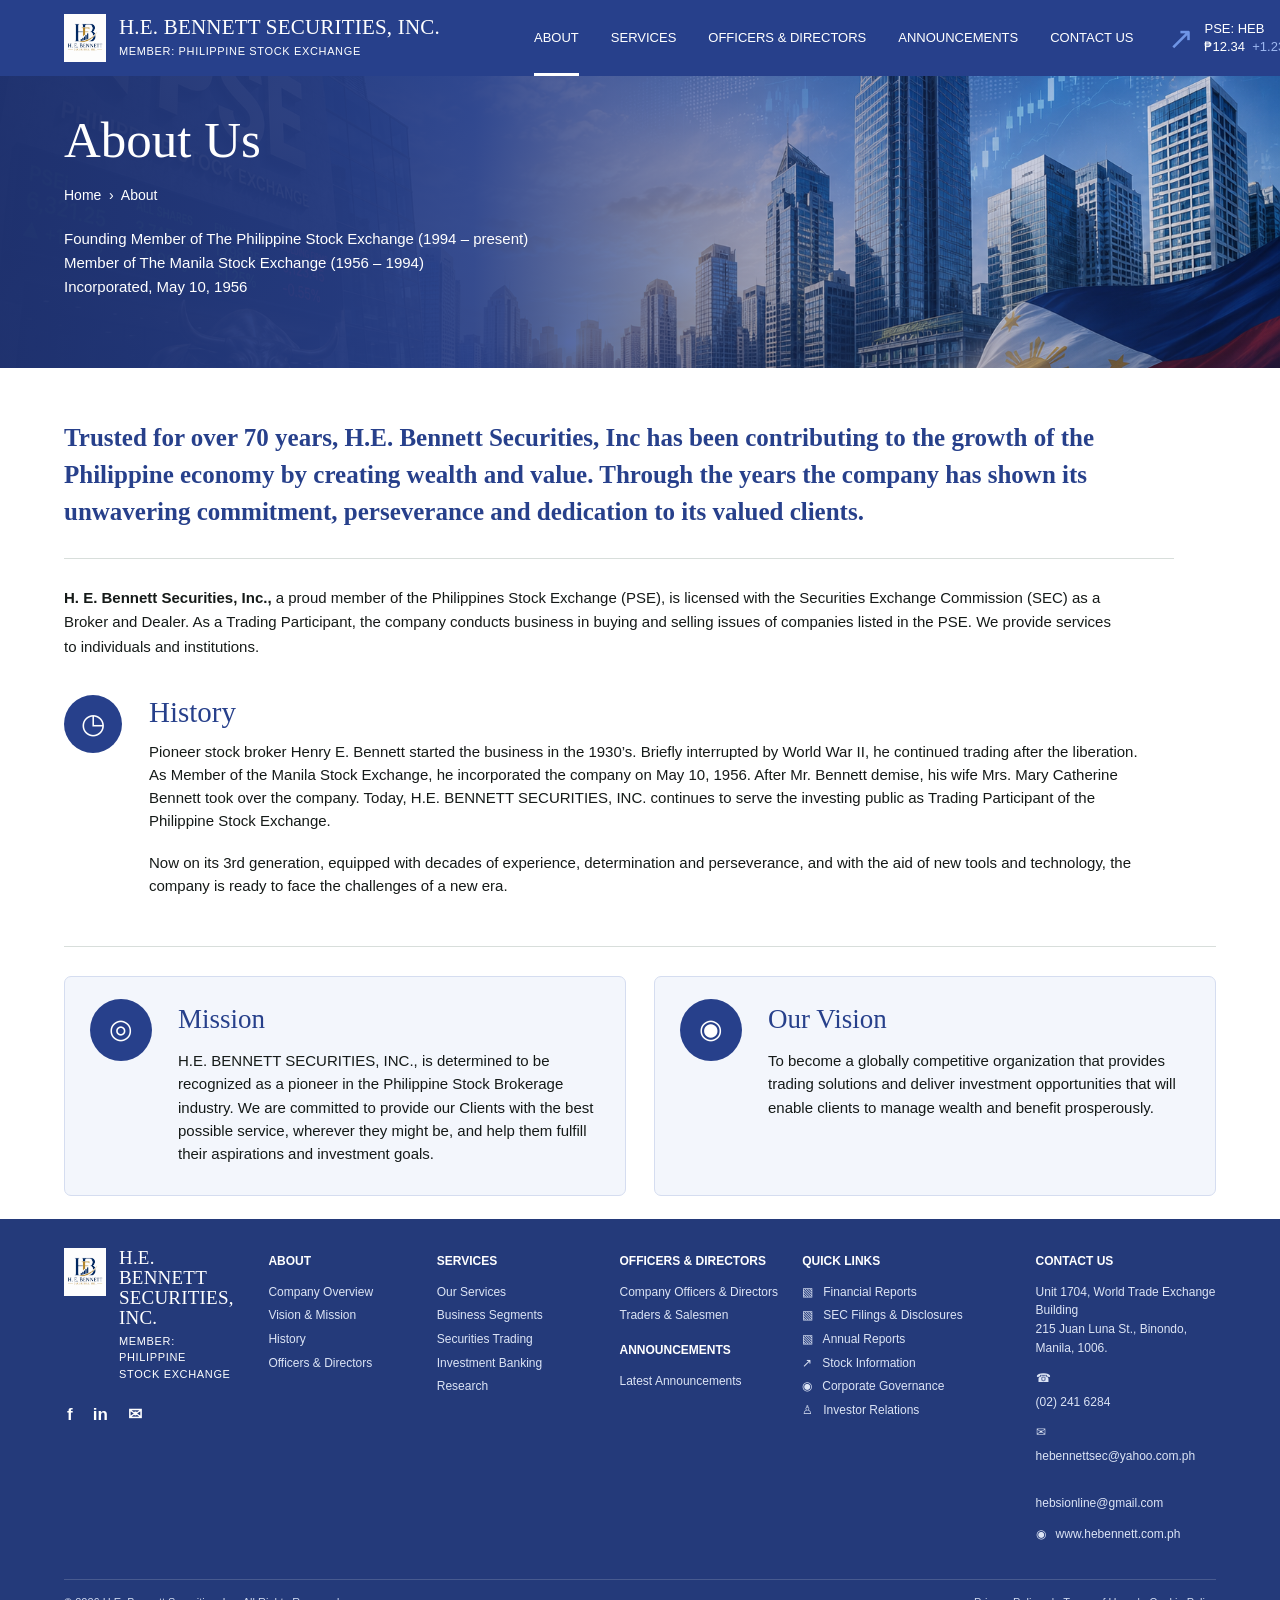
<file: index.html>
<!DOCTYPE html>
<html lang="en">
<head><meta charset="UTF-8"><meta name="viewport" content="width=device-width, initial-scale=1.0"><title>About | H.E. Bennett Securities, Inc.</title><link rel="stylesheet" href="style.css"></head>
<body>
<header class="site-header"><div class="container navbar">
<a class="brand" href="index.html"><div class="brand-mark"><img src="images/company_logo.png" alt=""></div><div><div class="brand-title">H.E. BENNETT SECURITIES, INC.</div><div class="brand-sub">MEMBER: PHILIPPINE STOCK EXCHANGE</div></div></a>
<button class="menu-button" aria-label="Open menu">MENU</button>
<nav class="nav"><a class="active" href="index.html">ABOUT</a><a href="services.html">SERVICES</a><a href="officers.html">OFFICERS &amp; DIRECTORS</a><a href="announcements.html">ANNOUNCEMENTS</a><a href="contact.html">CONTACT US</a></nav>
<div class="market"><span class="market-arrow">↗</span><span>PSE: HEB<br>₱12.34&nbsp; <span class="market-change">+1.23%</span></span></div>
</div></header>
<section class="hero"><div class="container hero-content"><h1>About Us</h1><div class="breadcrumb">Home &nbsp;›&nbsp; About</div>
<p>Founding Member of The Philippine Stock Exchange (1994 – present)</br>
Member of The Manila Stock Exchange (1956 – 1994)</br>
Incorporated, May 10, 1956</p></div></section>
<main>
<section class="section about-main"><div class="container">
<p class="about-lead">Trusted for over 70 years, H.E. Bennett Securities, Inc has been contributing to the growth of the Philippine economy by creating wealth and value. Through the years the company has shown its unwavering commitment, perseverance and dedication to its valued clients.</p>
<p class="about-copy"><strong>H. E. Bennett Securities, Inc.,</strong> a proud member of the Philippines Stock Exchange (PSE), is licensed with the Securities Exchange Commission (SEC) as a Broker and Dealer. As a Trading Participant, the company conducts business in buying and selling issues of companies listed in the PSE. We provide services to individuals and institutions.</p>
<div class="history-row" id="history"><div class="round-icon">◷</div><div><h2 class="section-title">History</h2><p>Pioneer stock broker Henry E. Bennett started the business in the 1930’s. Briefly interrupted by World War II, he continued trading after the liberation. As Member of the Manila Stock Exchange, he incorporated the company on May 10, 1956. After Mr. Bennett demise, his wife Mrs. Mary Catherine Bennett took over the company. Today, H.E. BENNETT SECURITIES, INC. continues to serve the investing public as Trading Participant of the Philippine Stock Exchange.</p><p>Now on its 3rd generation, equipped with decades of experience, determination and perseverance, and with the aid of new tools and technology, the company is ready to face the challenges of a new era.</p></div></div>
<div class="mission-vision" id="mission">
<div class="info-card"><div class="round-icon">◎</div><div><h3>Mission</h3><p>H.E. BENNETT SECURITIES, INC., is determined to be recognized as a pioneer in the Philippine Stock Brokerage industry. We are committed to provide our Clients with the best possible service, wherever they might be, and help them fulfill their aspirations and investment goals.</p></div></div>
<div class="info-card"><div class="round-icon">◉</div><div><h3>Our Vision</h3><p>To become a globally competitive organization that provides trading solutions and deliver investment opportunities that will enable clients to manage wealth and benefit prosperously.</p></div></div>
</div></div></section>
</main>
<footer class="site-footer"><div class="container"><div class="footer-grid">
<div class="footer-brand"><div class="brand"><div class="brand-mark"><img src="images/company_logo.png" alt=""></div><div><div class="brand-title">H.E. BENNETT<br>SECURITIES, INC.</div><div class="brand-sub">MEMBER: PHILIPPINE<br>STOCK EXCHANGE</div></div></div><div class="social"><a href="#">f</a><a href="#">in</a><a href="mailto:hebennettsec@yahoo.com.ph">✉</a></div></div>
<div class="footer"><div class="footer-title">ABOUT</div><a href="index.html">Company Overview</a><a href="index.html#mission">Vision &amp; Mission</a><a href="index.html#history">History</a><a href="officers.html">Officers &amp; Directors</a></div>
<div class="footer"><div class="footer-title">SERVICES</div><a href="services.html">Our Services</a><a href="services.html">Business Segments</a><a href="services.html">Securities Trading</a><a href="services.html">Investment Banking</a><a href="services.html">Research</a></div>
<div class="footer"><div class="footer-title">OFFICERS &amp; DIRECTORS</div><a href="officers.html">Company Officers &amp; Directors</a><a href="officers.html#traders">Traders &amp; Salesmen</a><div class="footer-title" style="margin-top:16px">ANNOUNCEMENTS</div><a href="announcements.html">Latest Announcements</a></div>
<div class="footer"><div class="footer-title">QUICK LINKS</div><a href="announcements.html">▧ &nbsp; Financial Reports</a><a href="announcements.html">▧ &nbsp; SEC Filings &amp; Disclosures</a><a href="announcements.html">▧ &nbsp; Annual Reports</a><a href="announcements.html">↗ &nbsp; Stock Information</a><a href="announcements.html">◉ &nbsp; Corporate Governance</a><a href="contact.html">♙ &nbsp; Investor Relations</a></div>
<div class="footer"><div class="footer-title">CONTACT US</div><p>Unit 1704, World Trade Exchange Building<br>215 Juan Luna St., Binondo, Manila, 1006.</p><p>☎ &nbsp; <a href="tel:+6322416284">(02) 241 6284</a></p><p>✉ &nbsp; <a href="mailto:hebennettsec@yahoo.com.ph">hebennettsec@yahoo.com.ph</a><br><a href="mailto:hebsionline@gmail.com">hebsionline@gmail.com</a></p><p>◉ &nbsp; www.hebennett.com.ph</p></div>
</div><div class="footer-bottom"><span>© 2026 H.E. Bennett Securities, Inc. All Rights Reserved.</span><span>Privacy Policy &nbsp; | &nbsp; Terms of Use &nbsp; | &nbsp; Cookie Policy</span></div></div></footer>
<script src="script.js"></script></body></html>
</file>
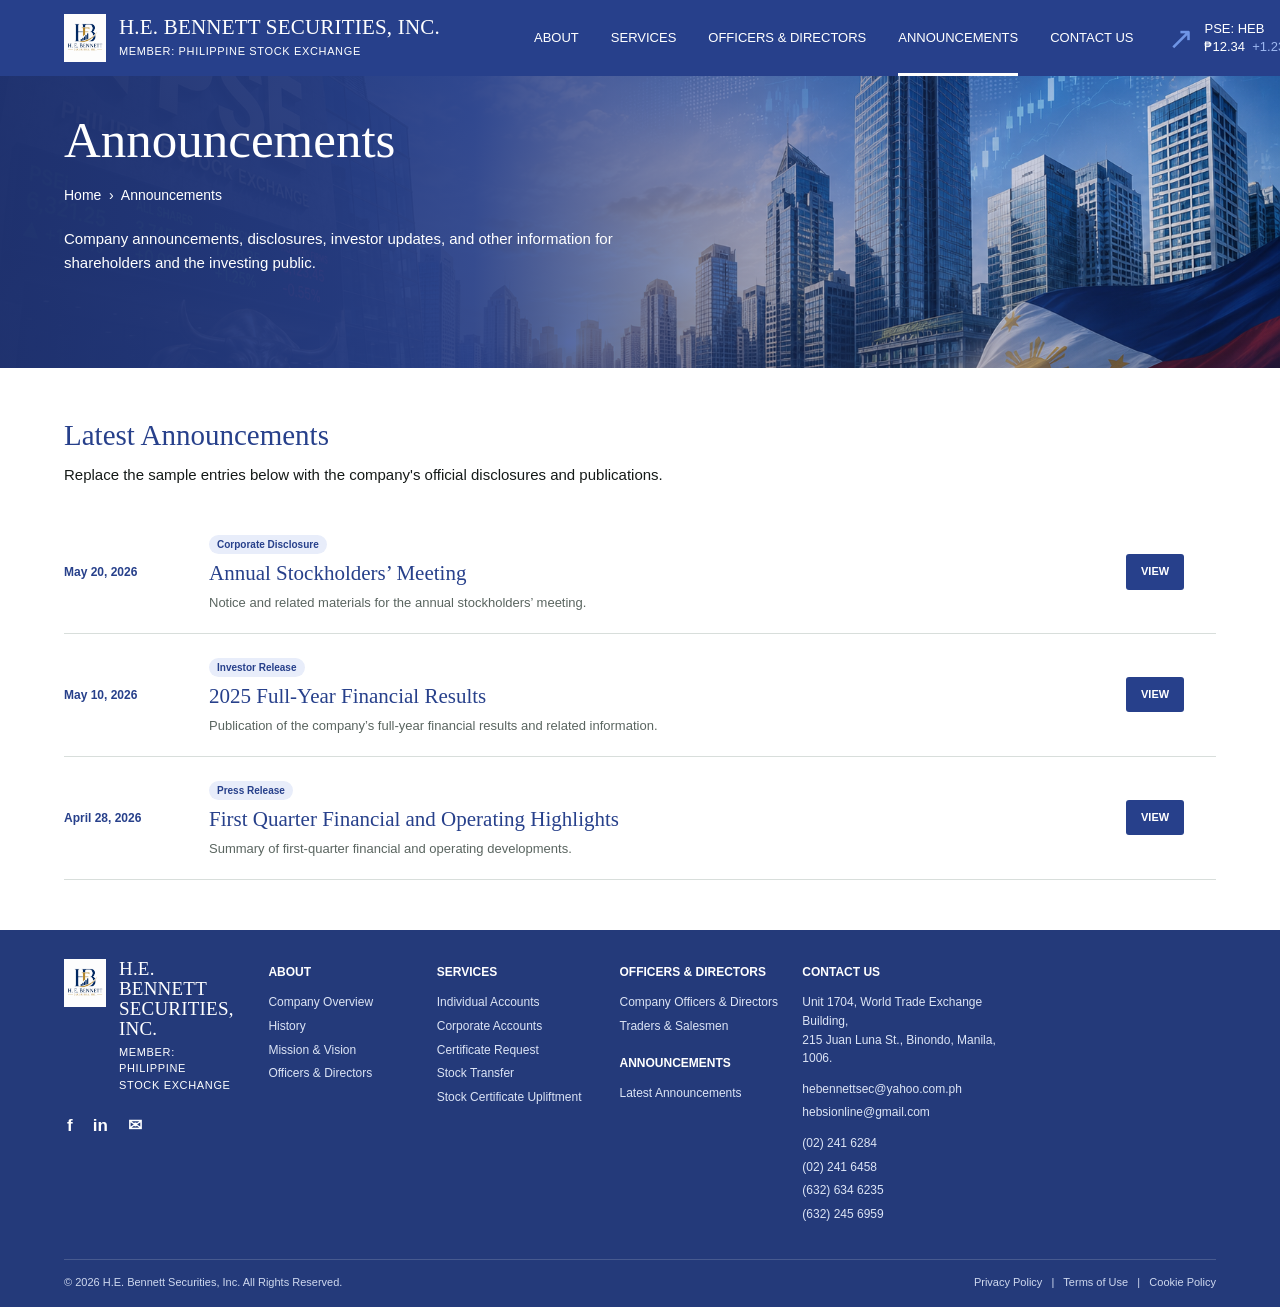
<file: announcements.html>
<!DOCTYPE html>
<html lang="en">
<head>
<meta charset="UTF-8">
<meta name="viewport" content="width=device-width, initial-scale=1.0">
<title>Announcements | H.E. Bennett Securities, Inc.</title>
<link rel="stylesheet" href="style.css">
</head>
<body>

<header class="site-header">
  <div class="container navbar">
    <a class="brand" href="index.html">
      <div class="brand-mark"><img src="images/company_logo.png" alt=""></div>
      <div><div class="brand-title">H.E. BENNETT SECURITIES, INC.</div><div class="brand-sub">MEMBER: PHILIPPINE STOCK EXCHANGE</div></div>
    </a>
    <button class="menu-button" aria-label="Open menu">MENU</button>
    <nav class="nav"><a class="" href="index.html">ABOUT</a><a class="" href="services.html">SERVICES</a><a class="" href="officers.html">OFFICERS & DIRECTORS</a><a class="active" href="announcements.html">ANNOUNCEMENTS</a><a class="" href="contact.html">CONTACT US</a></nav>
    <div class="market"><span class="market-arrow">↗</span><span>PSE: HEB<br>₱12.34&nbsp; <span class="market-change">+1.23%</span></span></div>
  </div>
</header>

<section class="hero"><div class="container hero-content"><h1>Announcements</h1><div class="breadcrumb">Home &nbsp;›&nbsp; Announcements</div><p>Company announcements, disclosures, investor updates, and other information for shareholders and the investing public.</p></div></section>
<main><section class="section"><div class="container"><h2 class="section-title">Latest Announcements</h2><p class="section-intro">Replace the sample entries below with the company's official disclosures and publications.</p><article class="announcement"><div class="announcement-date">May 20, 2026</div><div><span class="badge">Corporate Disclosure</span><h3>Annual Stockholders’ Meeting</h3><p>Notice and related materials for the annual stockholders’ meeting.</p></div><div><a class="button" href="#">VIEW</a></div></article><article class="announcement"><div class="announcement-date">May 10, 2026</div><div><span class="badge">Investor Release</span><h3>2025 Full-Year Financial Results</h3><p>Publication of the company’s full-year financial results and related information.</p></div><div><a class="button" href="#">VIEW</a></div></article><article class="announcement"><div class="announcement-date">April 28, 2026</div><div><span class="badge">Press Release</span><h3>First Quarter Financial and Operating Highlights</h3><p>Summary of first-quarter financial and operating developments.</p></div><div><a class="button" href="#">VIEW</a></div></article></div></section></main>

<footer class="site-footer">
  <div class="container">
    <div class="footer-grid">
      <div class="footer-brand">
        <div class="brand">
          <div class="brand-mark"><img src="images/company_logo.png" alt=""></div>
          <div><div class="brand-title">H.E. BENNETT<br>SECURITIES, INC.</div><div class="brand-sub">MEMBER: PHILIPPINE<br>STOCK EXCHANGE</div></div>
        </div>
        <div class="social"><a href="#">f</a><a href="#">in</a><a href="mailto:hebennettsec@yahoo.com.ph">✉</a></div>
      </div>
      <div class="footer">
        <div class="footer-title">ABOUT</div>
        <a href="index.html">Company Overview</a><a href="index.html#history">History</a><a href="index.html#mission">Mission & Vision</a><a href="officers.html">Officers & Directors</a>
      </div>
      <div class="footer">
        <div class="footer-title">SERVICES</div>
        <a href="services.html">Individual Accounts</a><a href="services.html">Corporate Accounts</a><a href="services.html">Certificate Request</a><a href="services.html">Stock Transfer</a><a href="services.html">Stock Certificate Upliftment</a>
      </div>
      <div class="footer">
        <div class="footer-title">OFFICERS & DIRECTORS</div>
        <a href="officers.html">Company Officers & Directors</a><a href="officers.html#traders">Traders & Salesmen</a>
        <div class="footer-title" style="margin-top:18px">ANNOUNCEMENTS</div><a href="announcements.html">Latest Announcements</a>
      </div>
      <div class="footer">
        <div class="footer-title">CONTACT US</div>
        <p>Unit 1704, World Trade Exchange Building,<br>215 Juan Luna St., Binondo, Manila, 1006.</p>
        <p><a href="mailto:hebennettsec@yahoo.com.ph">hebennettsec@yahoo.com.ph</a><a href="mailto:hebsionline@gmail.com">hebsionline@gmail.com</a></p>
        <p><a href="tel:+6322416284">(02) 241 6284</a><a href="tel:+6322416458">(02) 241 6458</a><a href="tel:+6326346235">(632) 634 6235</a><a href="tel:+6322456959">(632) 245 6959</a></p>
      </div>
    </div>
    <div class="footer-bottom"><span>© 2026 H.E. Bennett Securities, Inc. All Rights Reserved.</span><span>Privacy Policy &nbsp; | &nbsp; Terms of Use &nbsp; | &nbsp; Cookie Policy</span></div>
  </div>
</footer>
<script src="script.js"></script>
</body>
</html>
</file>
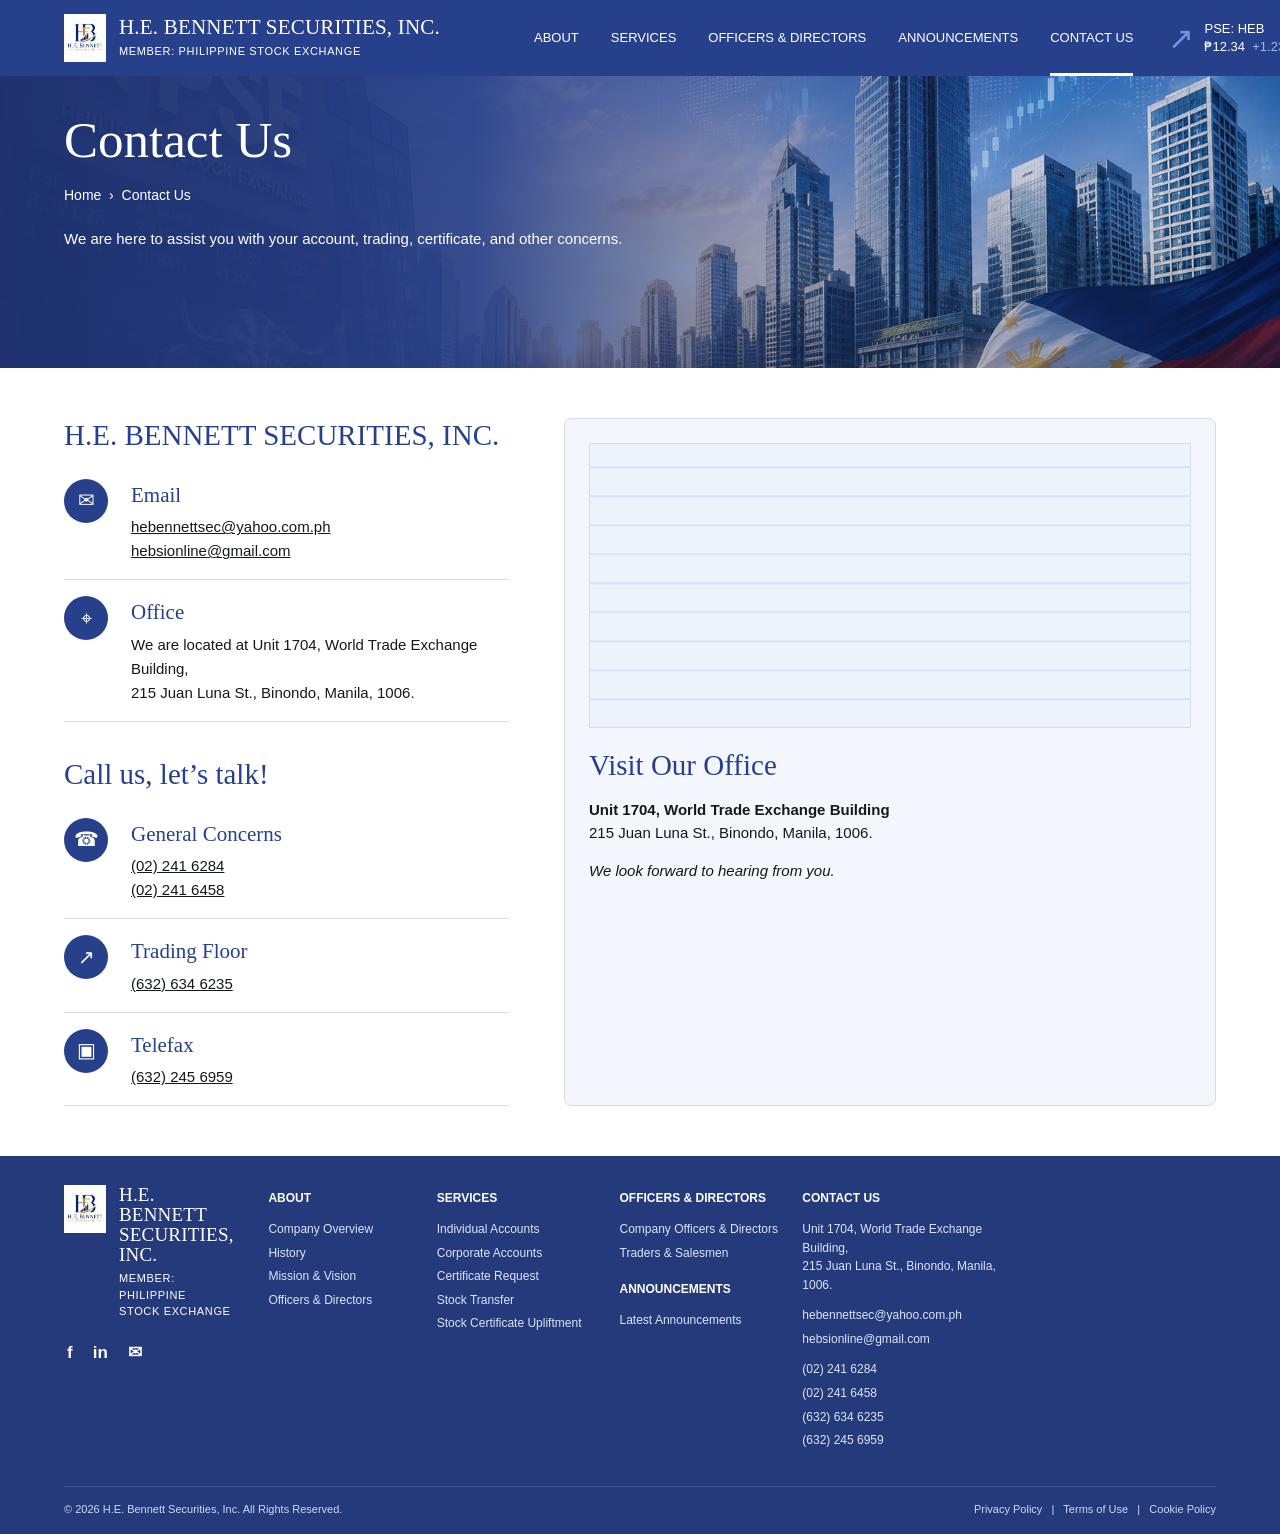
<file: contact.html>
<!DOCTYPE html>
<html lang="en">
<head>
<meta charset="UTF-8">
<meta name="viewport" content="width=device-width, initial-scale=1.0">
<title>Contact Us | H.E. Bennett Securities, Inc.</title>
<link rel="stylesheet" href="style.css">
</head>
<body>

<header class="site-header">
  <div class="container navbar">
    <a class="brand" href="index.html">
      <div class="brand-mark"><img src="images/company_logo.png" alt=""></div>
      <div><div class="brand-title">H.E. BENNETT SECURITIES, INC.</div><div class="brand-sub">MEMBER: PHILIPPINE STOCK EXCHANGE</div></div>
    </a>
    <button class="menu-button" aria-label="Open menu">MENU</button>
    <nav class="nav"><a class="" href="index.html">ABOUT</a><a class="" href="services.html">SERVICES</a><a class="" href="officers.html">OFFICERS & DIRECTORS</a><a class="" href="announcements.html">ANNOUNCEMENTS</a><a class="active" href="contact.html">CONTACT US</a></nav>
    <div class="market"><span class="market-arrow">↗</span><span>PSE: HEB<br>₱12.34&nbsp; <span class="market-change">+1.23%</span></span></div>
  </div>
</header>

<section class="hero"><div class="container hero-content"><h1>Contact Us</h1><div class="breadcrumb">Home &nbsp;›&nbsp; Contact Us</div><p>We are here to assist you with your account, trading, certificate, and other concerns.</p></div></section>
<main><section class="section"><div class="container contact-grid">
  <div>
    <h2 class="section-title">H.E. BENNETT SECURITIES, INC.</h2>
    <div class="contact-item"><div class="contact-icon">✉</div><div><h3>Email</h3><p><a href="mailto:hebennettsec@yahoo.com.ph">hebennettsec@yahoo.com.ph</a><br><a href="mailto:hebsionline@gmail.com">hebsionline@gmail.com</a></p></div></div>
    <div class="contact-item"><div class="contact-icon">⌖</div><div><h3>Office</h3><p>We are located at Unit 1704, World Trade Exchange Building,<br>215 Juan Luna St., Binondo, Manila, 1006.</p></div></div>
    <h2 class="section-title" style="margin-top:35px">Call us, let’s talk!</h2>
    <div class="contact-item"><div class="contact-icon">☎</div><div><h3>General Concerns</h3><p><a href="tel:+6322416284">(02) 241 6284</a><br><a href="tel:+6322416458">(02) 241 6458</a></p></div></div>
    <div class="contact-item"><div class="contact-icon">↗</div><div><h3>Trading Floor</h3><p><a href="tel:+6326346235">(632) 634 6235</a></p></div></div>
    <div class="contact-item"><div class="contact-icon">▣</div><div><h3>Telefax</h3><p><a href="tel:+6322456959">(632) 245 6959</a></p></div></div>
  </div>
  <div class="map-box"><div class="map-art"><iframe src="https://www.google.com/maps/embed?pb=!1m18!1m12!1m3!1d4398.956936788475!2d120.97258967558845!3d14.597517677151137!2m3!1f0!2f0!3f0!3m2!1i1024!2i768!4f13.1!3m3!1m2!1s0x3397ca1095e450e7%3A0x618f8576850b77d9!2sWorld%20Trade%20Exchange%20Building!5e1!3m2!1sen!2sph!4v1788433129723!5m2!1sen!2sph" width="600" height="300" style="border:0;" allowfullscreen="" loading="lazy" referrerpolicy="strict-origin-when-cross-origin"></iframe></div><h2 class="section-title" style="margin-top:20px">Visit Our Office</h2><p><strong>Unit 1704, World Trade Exchange Building</strong><br>215 Juan Luna St., Binondo, Manila, 1006.</p><p><em>We look forward to hearing from you.</em></p></div>
</div></section></main>

<footer class="site-footer">
  <div class="container">
    <div class="footer-grid">
      <div class="footer-brand">
        <div class="brand">
          <div class="brand-mark"><img src="images/company_logo.png" alt=""></div>
          <div><div class="brand-title">H.E. BENNETT<br>SECURITIES, INC.</div><div class="brand-sub">MEMBER: PHILIPPINE<br>STOCK EXCHANGE</div></div>
        </div>
        <div class="social"><a href="#">f</a><a href="#">in</a><a href="mailto:hebennettsec@yahoo.com.ph">✉</a></div>
      </div>
      <div class="footer">
        <div class="footer-title">ABOUT</div>
        <a href="index.html">Company Overview</a><a href="index.html#history">History</a><a href="index.html#mission">Mission & Vision</a><a href="officers.html">Officers & Directors</a>
      </div>
      <div class="footer">
        <div class="footer-title">SERVICES</div>
        <a href="services.html">Individual Accounts</a><a href="services.html">Corporate Accounts</a><a href="services.html">Certificate Request</a><a href="services.html">Stock Transfer</a><a href="services.html">Stock Certificate Upliftment</a>
      </div>
      <div class="footer">
        <div class="footer-title">OFFICERS & DIRECTORS</div>
        <a href="officers.html">Company Officers & Directors</a><a href="officers.html#traders">Traders & Salesmen</a>
        <div class="footer-title" style="margin-top:18px">ANNOUNCEMENTS</div><a href="announcements.html">Latest Announcements</a>
      </div>
      <div class="footer">
        <div class="footer-title">CONTACT US</div>
        <p>Unit 1704, World Trade Exchange Building,<br>215 Juan Luna St., Binondo, Manila, 1006.</p>
        <p><a href="mailto:hebennettsec@yahoo.com.ph">hebennettsec@yahoo.com.ph</a><a href="mailto:hebsionline@gmail.com">hebsionline@gmail.com</a></p>
        <p><a href="tel:+6322416284">(02) 241 6284</a><a href="tel:+6322416458">(02) 241 6458</a><a href="tel:+6326346235">(632) 634 6235</a><a href="tel:+6322456959">(632) 245 6959</a></p>
      </div>
    </div>
    <div class="footer-bottom"><span>© 2026 H.E. Bennett Securities, Inc. All Rights Reserved.</span><span>Privacy Policy &nbsp; | &nbsp; Terms of Use &nbsp; | &nbsp; Cookie Policy</span></div>
  </div>
</footer>
<script src="script.js"></script>
</body>
</html>
</file>
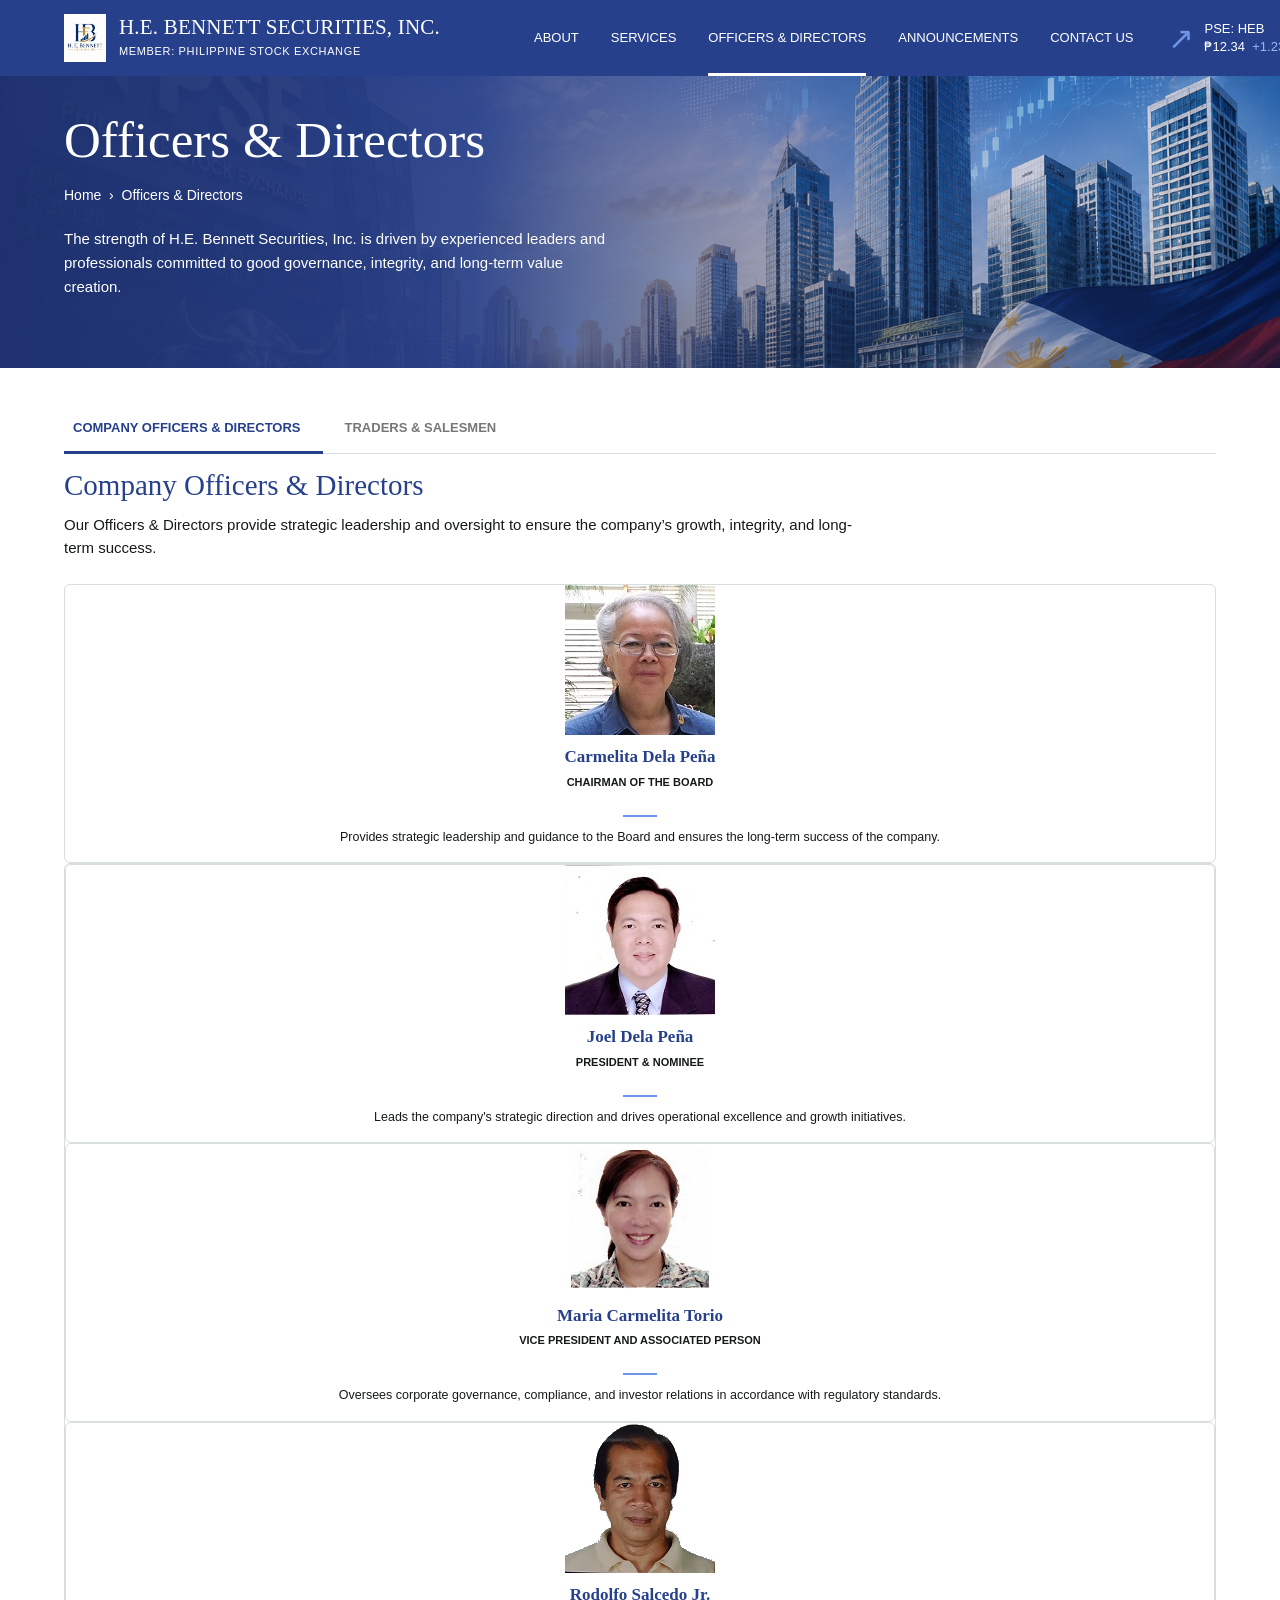
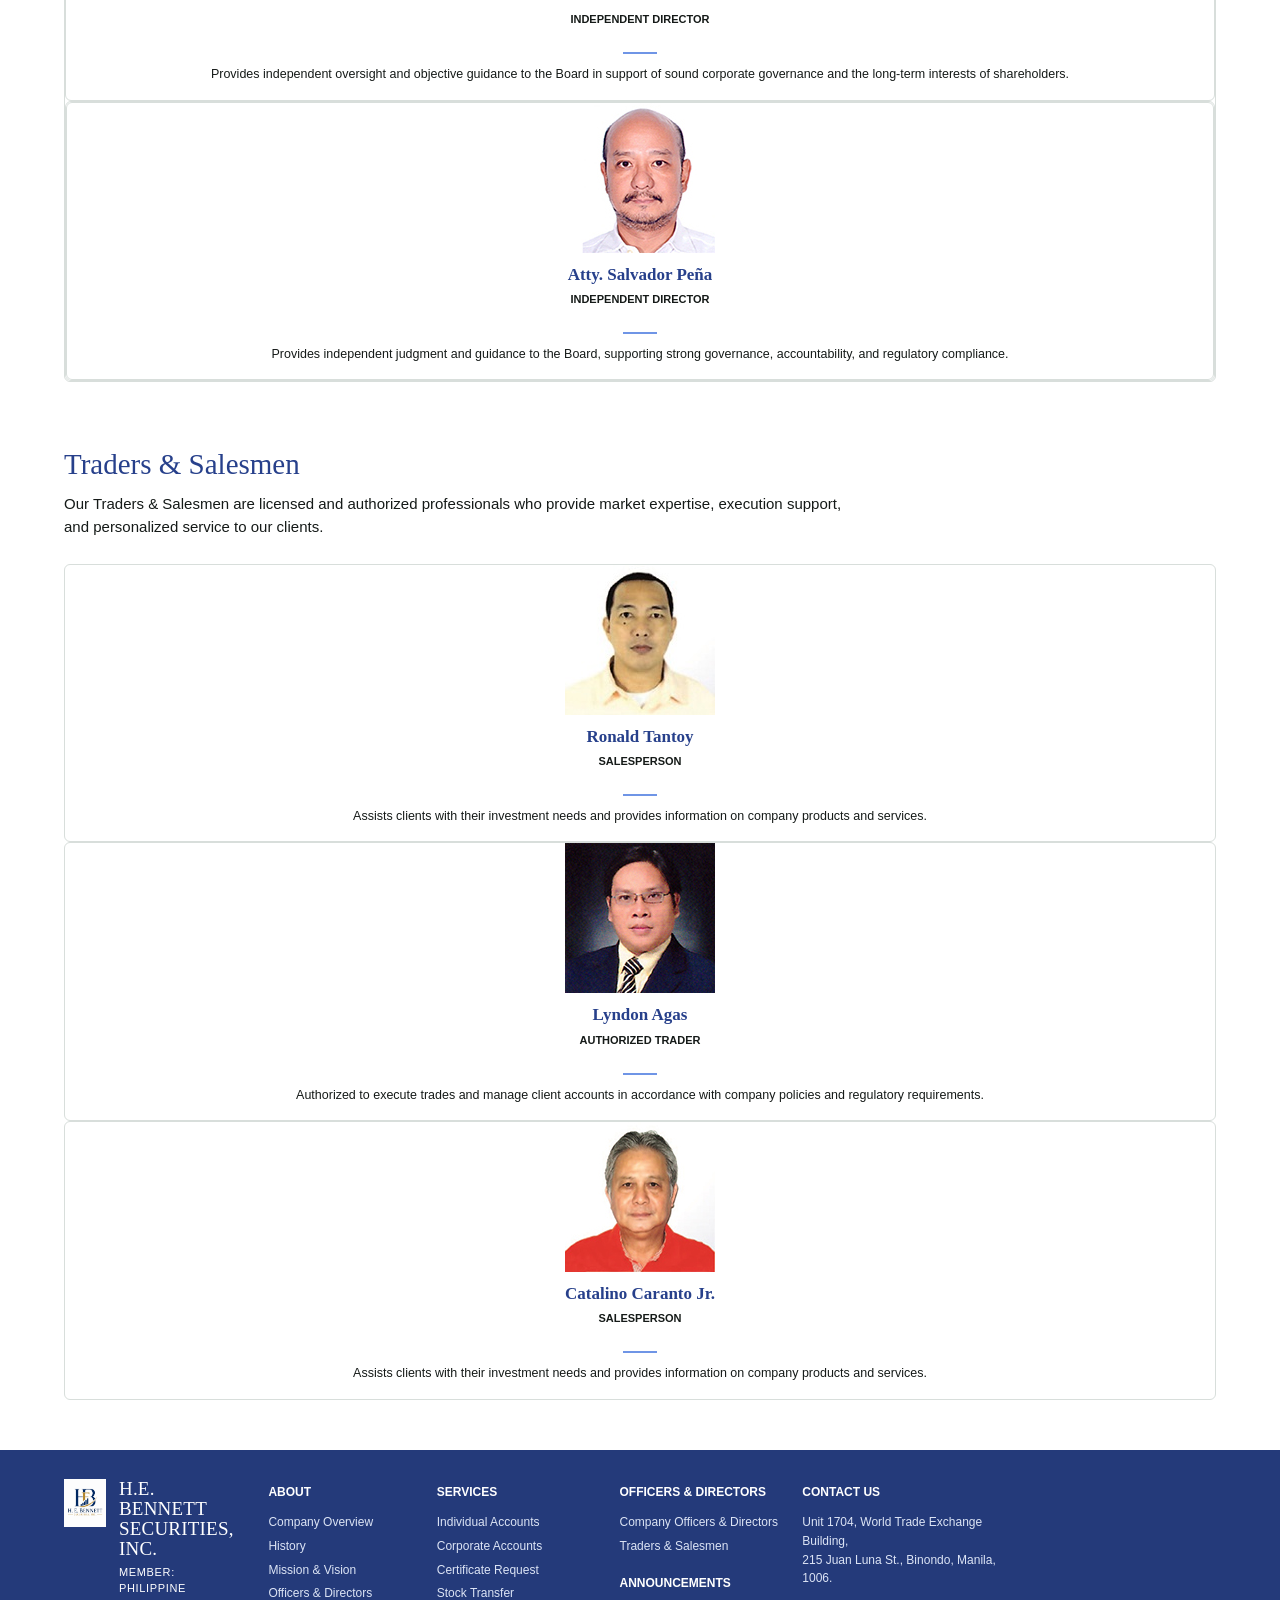
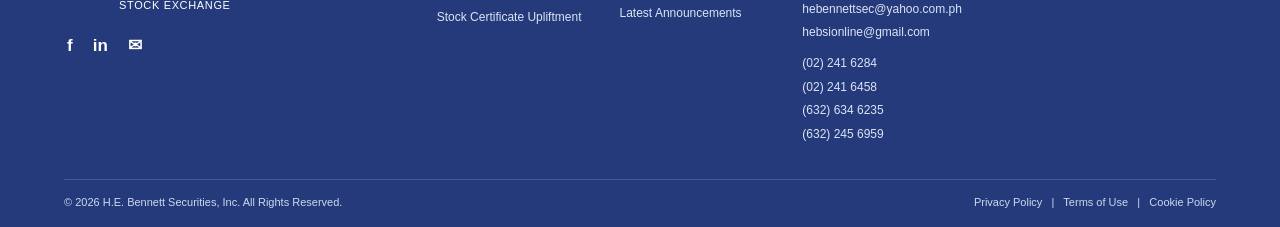
<file: officers.html>
<!DOCTYPE html>
<html lang="en">
<head>
<meta charset="UTF-8">
<meta name="viewport" content="width=device-width, initial-scale=1.0">
<title>Officers & Directors | H.E. Bennett Securities, Inc.</title>
<link rel="stylesheet" href="style.css">
</head>
<body>

<header class="site-header">
  <div class="container navbar">
    <a class="brand" href="index.html">
      <div class="brand-mark"><img src="images/company_logo.png" alt=""></div>
      <div><div class="brand-title">H.E. BENNETT SECURITIES, INC.</div><div class="brand-sub">MEMBER: PHILIPPINE STOCK EXCHANGE</div></div>
    </a>
    <button class="menu-button" aria-label="Open menu">MENU</button>
    <nav class="nav"><a class="" href="index.html">ABOUT</a><a class="" href="services.html">SERVICES</a><a class="active" href="officers.html">OFFICERS & DIRECTORS</a><a class="" href="announcements.html">ANNOUNCEMENTS</a><a class="" href="contact.html">CONTACT US</a></nav>
    <div class="market"><span class="market-arrow">↗</span><span>PSE: HEB<br>₱12.34&nbsp; <span class="market-change">+1.23%</span></span></div>
  </div>
</header>

<section class="hero"><div class="container hero-content"><h1>Officers & Directors</h1><div class="breadcrumb">Home &nbsp;›&nbsp; Officers & Directors</div><p>The strength of H.E. Bennett Securities, Inc. is driven by experienced leaders and professionals committed to good governance, integrity, and long-term value creation.</p></div></section>
<main><section class="section"><div class="container">
  <div class="tabs"><a class="tab active" href="#company">COMPANY OFFICERS & DIRECTORS</a><a class="tab" href="#traders">TRADERS & SALESMEN</a></div>
  <div id="company"><h2 class="section-title">Company Officers & Directors</h2><p class="section-intro">Our Officers & Directors provide strategic leadership and oversight to ensure the company’s growth, integrity, and long-term success.</p><div class="grid-4">

    <div class="card profile"><img src="images/carmelita-dela-pena.jpg" alt="Carmelita Dela Peña"><div class="profile-body"><h3>Carmelita Dela Peña</h3><div class="role">CHAIRMAN OF THE BOARD</div><div class="profile-rule"></div><p style="text-align: center;">Provides strategic leadership and guidance to the Board and ensures the long-term success of the company.</p></div></div><div class="card profile">

    <!--<div class="card profile"><img src="images/jesus-dela-pena.jpg" alt="Jesus Dela Peña"><div class="profile-body"><h3>Jesus Dela Peña</h3><div class="role">CHAIRMAN OF THE BOARD</div><div class="profile-rule"></div><p style="text-align: center;">Provides strategic leadership and guidance to the Board and ensures the long-term success of the company.</p></div></div>-->
    
    <div class="card profile"><img src="images/joel-dela-pena.jpg" alt="Joel Dela Peña"><div class="profile-body"><h3>Joel Dela Peña</h3><div class="role">PRESIDENT & NOMINEE</div><div class="profile-rule"></div><p style="text-align: center;">Leads the company's strategic direction and drives operational excellence and growth initiatives.</p></div></div>

    <div class="card profile"><img src="images/maria-carmelita-torio.jpeg" alt="Maria Carmelita Torio"><div class="profile-body"><h3>Maria Carmelita Torio</h3><div class="role">VICE PRESIDENT AND ASSOCIATED PERSON</div><div class="profile-rule"></div><p style="text-align: center;">Oversees corporate governance, compliance, and investor relations in accordance with regulatory standards.</p></div></div>
    
    <!--<div class="card profile"><img src="images/maria-carmelita-torio.jpeg" alt="Maria Carmelita Torio"><div class="profile-body"><h3>Maria Carmelita Torio</h3><div class="role">VICE PRESIDENT, CORPORATE SECRETARY, AND ASSOCIATED PERSON</div><div class="profile-rule"></div><p style="text-align: center;">Oversees corporate governance, compliance, and investor relations in accordance with regulatory standards.</p></div></div>-->

    <!--<div class="card profile"><img src="images/carmelita-dela-pena.jpg" alt="Carmelita Dela Peña"><div class="profile-body"><h3>Carmelita Dela Peña</h3><div class="role">TREASURER</div><div class="profile-rule"></div><p style="text-align: center;">Manages the company's financial resources, ensuring sound financial management, liquidity, and compliance with financial policies.</p></div></div><div class="card profile">-->

    <div class="card profile"><img src="images/RS.jpg" alt="Rodolfo Salcedo Jr."><div class="profile-body"><h3>Rodolfo Salcedo Jr.</h3><div class="role">INDEPENDENT DIRECTOR</div><div class="profile-rule"></div><p style="text-align: center;">Provides independent oversight and objective guidance to the Board in support of sound corporate governance and the long-term interests of shareholders.</p></div></div><div class="card profile">

    <div class="card profile"><img src="images/SP.jpg" alt="Atty. Salvador Peña"><div class="profile-body"><h3>Atty. Salvador Peña</h3><div class="role">INDEPENDENT DIRECTOR</div><div class="profile-rule"></div><p style="text-align: center;">Provides independent judgment and guidance to the Board, supporting strong governance, accountability, and regulatory compliance.</p></div></div></div></div>
  
  <div id="traders" style="margin-top:65px"><h2 class="section-title">Traders & Salesmen</h2><p class="section-intro">Our Traders & Salesmen are licensed and authorized professionals who provide market expertise, execution support, and personalized service to our clients.</p><div class="grid-4">


    <div class="card profile"><img src="images/RT.jpg" alt="Ronald Tantoy"><div class="profile-body"><h3>Ronald Tantoy</h3><div class="role">SALESPERSON</div><div class="profile-rule"></div><p style="text-align: center;">Assists clients with their investment needs and provides information on company products and services.</p></div></div>

    <div class="card profile"><img src="images/LA.jpeg" alt="Lyndon Agas"><div class="profile-body"><h3>Lyndon Agas</h3><div class="role">AUTHORIZED TRADER</div><div class="profile-rule"></div><p style="text-align: center;">Authorized to execute trades and manage client accounts in accordance with company policies and regulatory requirements.</p></div></div>

    <div class="card profile"><img src="images/CC.jpg" alt="Catalino Caranto Jr."><div class="profile-body"><h3>Catalino Caranto Jr.</h3><div class="role">SALESPERSON</div><div class="profile-rule"></div><p style="text-align: center;">Assists clients with their investment needs and provides information on company products and services.</p></div></div>

    <!--<div class="card profile" style="display: none;"><img src="images/TS.jpg" alt="Timothy James Syquiatco"><div class="profile-body"></div><div class="profile-body"><h3>Timothy James Syquiatco</h3><div class="role">CERTIFIED SECURITIES REPRESENTATIVE</div><div class="profile-rule"></div><p style="text-align: center;">Provides investment information and assists clients under the supervision of authorized personnel in compliance with applicable regulations.</p></div></div></div></div>-->
</div></section></main>

<footer class="site-footer">
  <div class="container">
    <div class="footer-grid">
      <div class="footer-brand">
        <div class="brand">
          <div class="brand-mark"><img src="images/company_logo.png" alt=""></div>
          <div><div class="brand-title">H.E. BENNETT<br>SECURITIES, INC.</div><div class="brand-sub">MEMBER: PHILIPPINE<br>STOCK EXCHANGE</div></div>
        </div>
        <div class="social"><a href="#">f</a><a href="#">in</a><a href="mailto:hebennettsec@yahoo.com.ph">✉</a></div>
      </div>
      <div class="footer">
        <div class="footer-title">ABOUT</div>
        <a href="index.html">Company Overview</a><a href="index.html#history">History</a><a href="index.html#mission">Mission & Vision</a><a href="officers.html">Officers & Directors</a>
      </div>
      <div class="footer">
        <div class="footer-title">SERVICES</div>
        <a href="services.html">Individual Accounts</a><a href="services.html">Corporate Accounts</a><a href="services.html">Certificate Request</a><a href="services.html">Stock Transfer</a><a href="services.html">Stock Certificate Upliftment</a>
      </div>
      <div class="footer">
        <div class="footer-title">OFFICERS & DIRECTORS</div>
        <a href="officers.html">Company Officers & Directors</a><a href="officers.html#traders">Traders & Salesmen</a>
        <div class="footer-title" style="margin-top:18px">ANNOUNCEMENTS</div><a href="announcements.html">Latest Announcements</a>
      </div>
      <div class="footer">
        <div class="footer-title">CONTACT US</div>
        <p>Unit 1704, World Trade Exchange Building,<br>215 Juan Luna St., Binondo, Manila, 1006.</p>
        <p><a href="mailto:hebennettsec@yahoo.com.ph">hebennettsec@yahoo.com.ph</a><a href="mailto:hebsionline@gmail.com">hebsionline@gmail.com</a></p>
        <p><a href="tel:+6322416284">(02) 241 6284</a><a href="tel:+6322416458">(02) 241 6458</a><a href="tel:+6326346235">(632) 634 6235</a><a href="tel:+6322456959">(632) 245 6959</a></p>
      </div>
    </div>
    <div class="footer-bottom"><span>© 2026 H.E. Bennett Securities, Inc. All Rights Reserved.</span><span>Privacy Policy &nbsp; | &nbsp; Terms of Use &nbsp; | &nbsp; Cookie Policy</span></div>
  </div>
</footer>
<script src="script.js"></script>
</body>
</html>
</file>
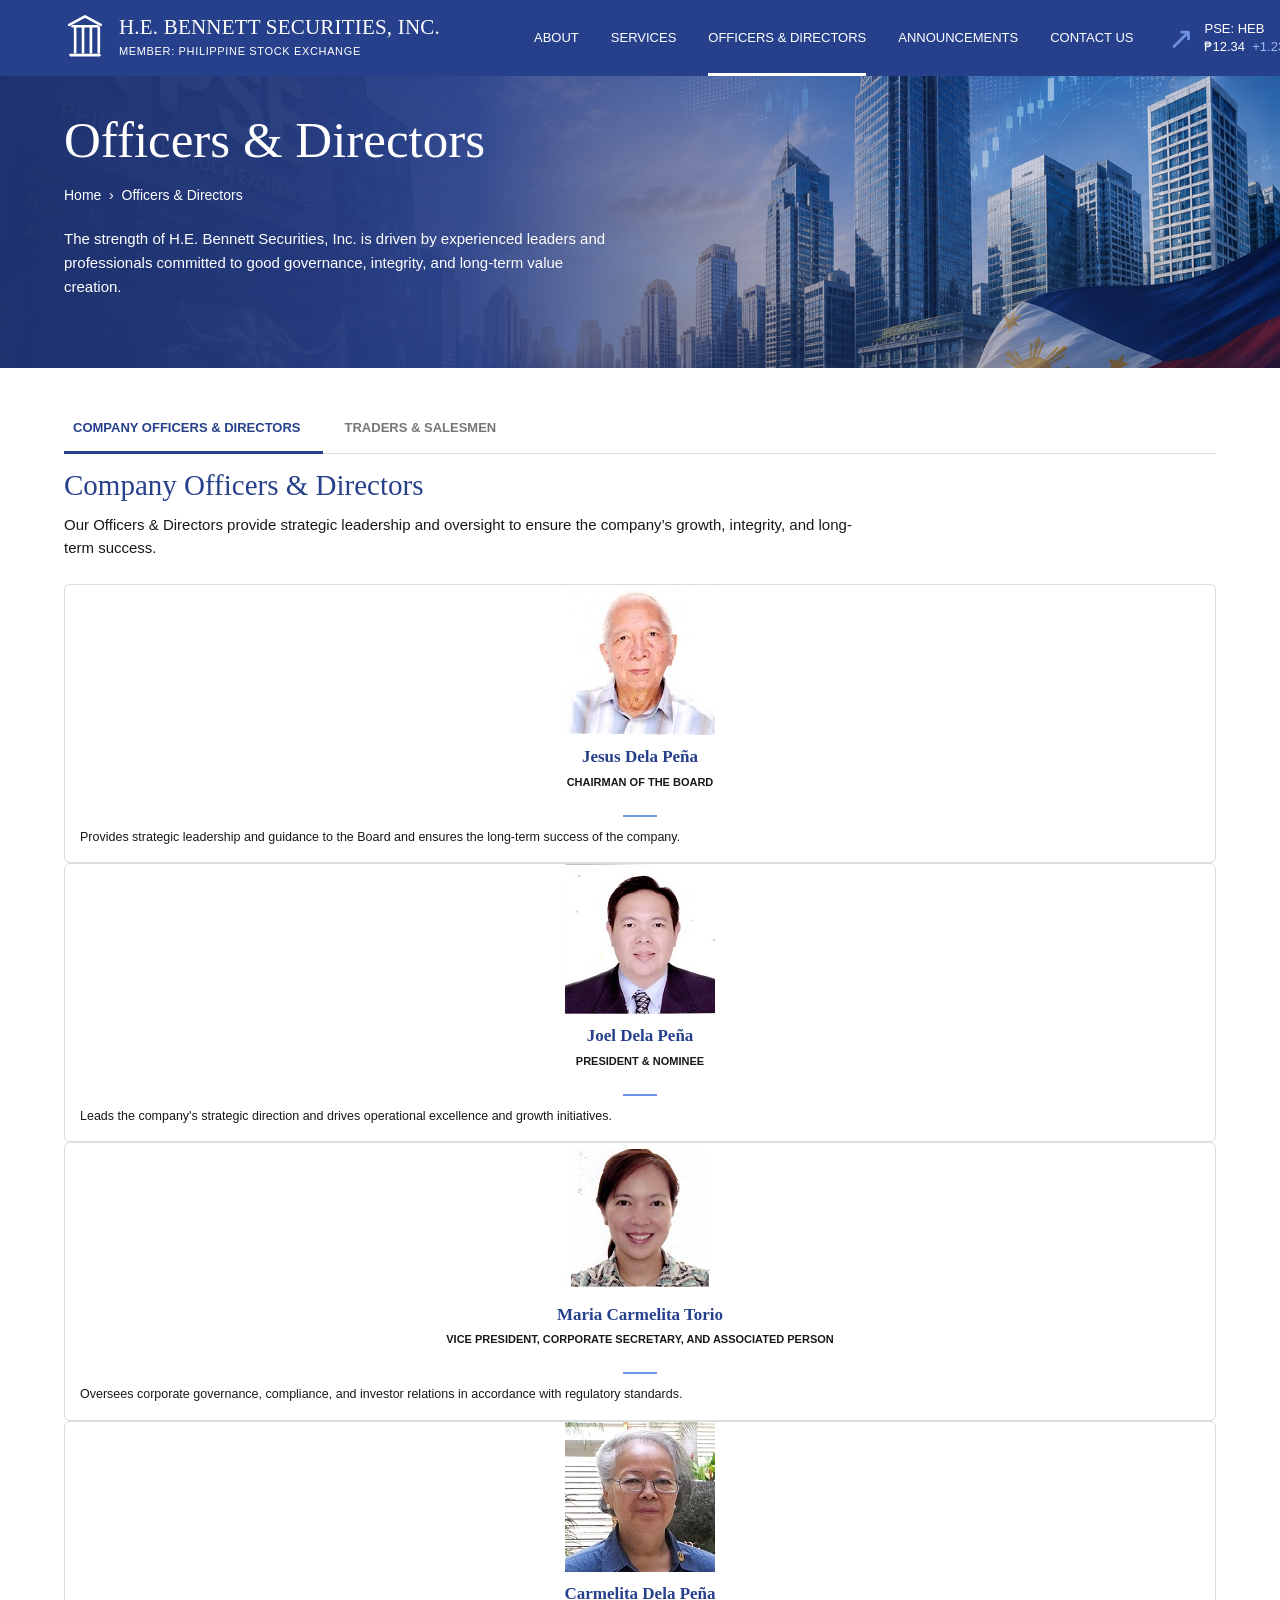
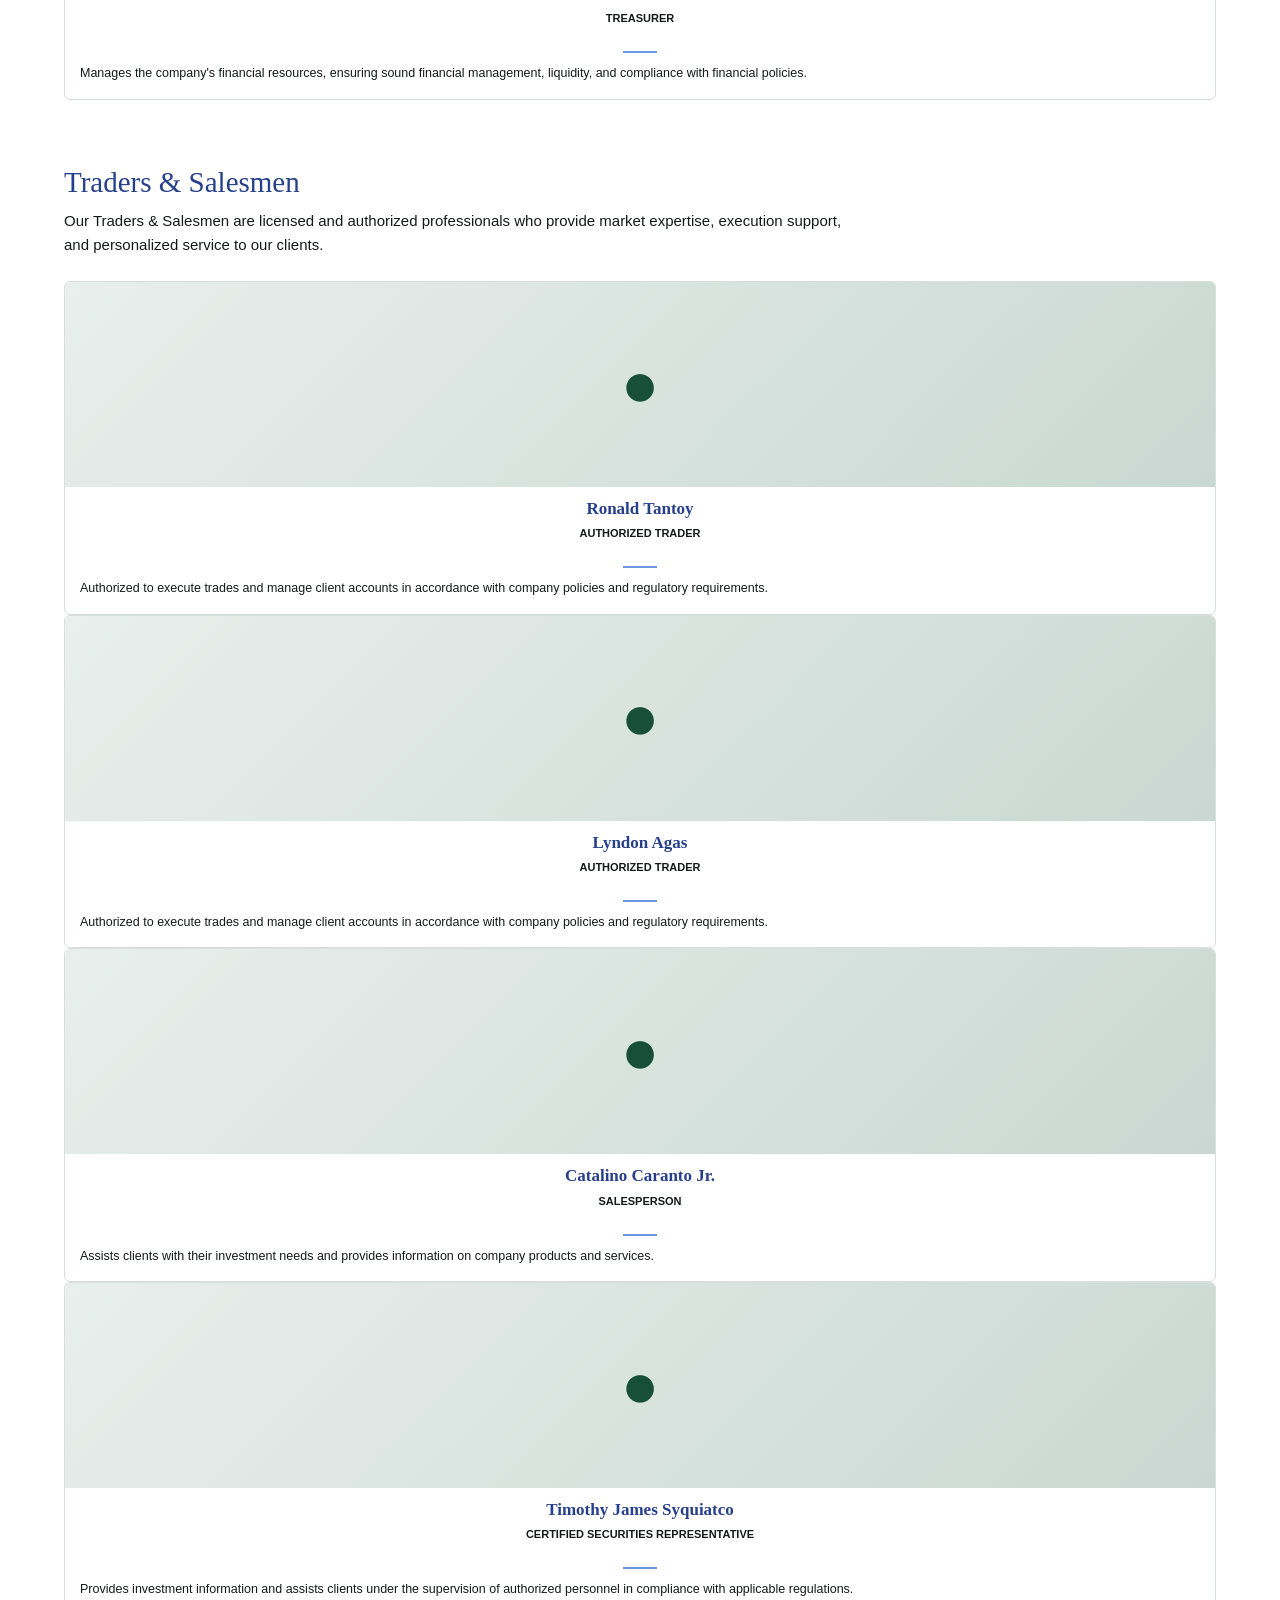
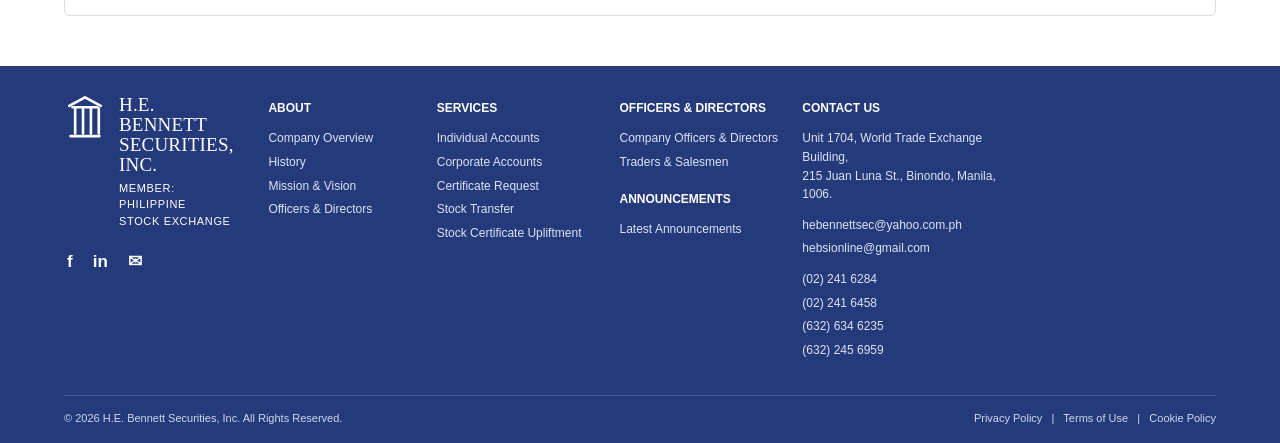
<file: officers_BAK.html>
<!DOCTYPE html>
<html lang="en">
<head>
<meta charset="UTF-8">
<meta name="viewport" content="width=device-width, initial-scale=1.0">
<title>Officers & Directors | H.E. Bennett Securities, Inc.</title>
<link rel="stylesheet" href="style.css">
</head>
<body>

<header class="site-header">
  <div class="container navbar">
    <a class="brand" href="index.html">
      <div class="brand-mark"><img src="images/logo.svg" alt=""></div>
      <div><div class="brand-title">H.E. BENNETT SECURITIES, INC.</div><div class="brand-sub">MEMBER: PHILIPPINE STOCK EXCHANGE</div></div>
    </a>
    <button class="menu-button" aria-label="Open menu">MENU</button>
    <nav class="nav"><a class="" href="index.html">ABOUT</a><a class="" href="services.html">SERVICES</a><a class="active" href="officers.html">OFFICERS & DIRECTORS</a><a class="" href="announcements.html">ANNOUNCEMENTS</a><a class="" href="contact.html">CONTACT US</a></nav>
    <div class="market"><span class="market-arrow">↗</span><span>PSE: HEB<br>₱12.34&nbsp; <span class="market-change">+1.23%</span></span></div>
  </div>
</header>

<section class="hero"><div class="container hero-content"><h1>Officers & Directors</h1><div class="breadcrumb">Home &nbsp;›&nbsp; Officers & Directors</div><p>The strength of H.E. Bennett Securities, Inc. is driven by experienced leaders and professionals committed to good governance, integrity, and long-term value creation.</p></div></section>
<main><section class="section"><div class="container">
  <div class="tabs"><a class="tab active" href="#company">COMPANY OFFICERS & DIRECTORS</a><a class="tab" href="#traders">TRADERS & SALESMEN</a></div>
  <div id="company"><h2 class="section-title">Company Officers & Directors</h2><p class="section-intro">Our Officers & Directors provide strategic leadership and oversight to ensure the company’s growth, integrity, and long-term success.</p><div class="grid-4"><div class="card profile"><img src="images/jesus-dela-pena.jpg" alt="Jesus Dela Peña"><div class="profile-body"><h3>Jesus Dela Peña</h3><div class="role">CHAIRMAN OF THE BOARD</div><div class="profile-rule"></div><p>Provides strategic leadership and guidance to the Board and ensures the long-term success of the company.</p></div></div><div class="card profile"><img src="images/joel-dela-pena.jpg" alt="Joel Dela Peña"><div class="profile-body"><h3>Joel Dela Peña</h3><div class="role">PRESIDENT & NOMINEE</div><div class="profile-rule"></div><p>Leads the company's strategic direction and drives operational excellence and growth initiatives.</p></div></div><div class="card profile"><img src="images/maria-carmelita-torio.jpeg" alt="Maria Carmelita Torio"><div class="profile-body"><h3>Maria Carmelita Torio</h3><div class="role">VICE PRESIDENT, CORPORATE SECRETARY, AND ASSOCIATED PERSON</div><div class="profile-rule"></div><p>Oversees corporate governance, compliance, and investor relations in accordance with regulatory standards.</p></div></div><div class="card profile"><img src="images/carmelita-dela-pena.jpg" alt="Carmelita Dela Peña"><div class="profile-body"><h3>Carmelita Dela Peña</h3><div class="role">TREASURER</div><div class="profile-rule"></div><p>Manages the company's financial resources, ensuring sound financial management, liquidity, and compliance with financial policies.</p></div></div></div></div>
  <div id="traders" style="margin-top:65px"><h2 class="section-title">Traders & Salesmen</h2><p class="section-intro">Our Traders & Salesmen are licensed and authorized professionals who provide market expertise, execution support, and personalized service to our clients.</p><div class="grid-4"><div class="card profile"><div style="height:205px;background:linear-gradient(135deg,#e8efec,#c9d8d2);display:flex;align-items:center;justify-content:center;font-size:64px;color:#174f3a">●</div><div class="profile-body"><h3>Ronald Tantoy</h3><div class="role">AUTHORIZED TRADER</div><div class="profile-rule"></div><p>Authorized to execute trades and manage client accounts in accordance with company policies and regulatory requirements.</p></div></div><div class="card profile"><div style="height:205px;background:linear-gradient(135deg,#e8efec,#c9d8d2);display:flex;align-items:center;justify-content:center;font-size:64px;color:#174f3a">●</div><div class="profile-body"><h3>Lyndon Agas</h3><div class="role">AUTHORIZED TRADER</div><div class="profile-rule"></div><p>Authorized to execute trades and manage client accounts in accordance with company policies and regulatory requirements.</p></div></div><div class="card profile"><div style="height:205px;background:linear-gradient(135deg,#e8efec,#c9d8d2);display:flex;align-items:center;justify-content:center;font-size:64px;color:#174f3a">●</div><div class="profile-body"><h3>Catalino Caranto Jr.</h3><div class="role">SALESPERSON</div><div class="profile-rule"></div><p>Assists clients with their investment needs and provides information on company products and services.</p></div></div><div class="card profile"><div style="height:205px;background:linear-gradient(135deg,#e8efec,#c9d8d2);display:flex;align-items:center;justify-content:center;font-size:64px;color:#174f3a">●</div><div class="profile-body"><h3>Timothy James Syquiatco</h3><div class="role">CERTIFIED SECURITIES REPRESENTATIVE</div><div class="profile-rule"></div><p>Provides investment information and assists clients under the supervision of authorized personnel in compliance with applicable regulations.</p></div></div></div></div>
</div></section></main>

<footer class="site-footer">
  <div class="container">
    <div class="footer-grid">
      <div class="footer-brand">
        <div class="brand">
          <div class="brand-mark"><img src="images/logo.svg" alt=""></div>
          <div><div class="brand-title">H.E. BENNETT<br>SECURITIES, INC.</div><div class="brand-sub">MEMBER: PHILIPPINE<br>STOCK EXCHANGE</div></div>
        </div>
        <div class="social"><a href="#">f</a><a href="#">in</a><a href="mailto:hebennettsec@yahoo.com.ph">✉</a></div>
      </div>
      <div class="footer">
        <div class="footer-title">ABOUT</div>
        <a href="index.html">Company Overview</a><a href="index.html#history">History</a><a href="index.html#mission">Mission & Vision</a><a href="officers.html">Officers & Directors</a>
      </div>
      <div class="footer">
        <div class="footer-title">SERVICES</div>
        <a href="services.html">Individual Accounts</a><a href="services.html">Corporate Accounts</a><a href="services.html">Certificate Request</a><a href="services.html">Stock Transfer</a><a href="services.html">Stock Certificate Upliftment</a>
      </div>
      <div class="footer">
        <div class="footer-title">OFFICERS & DIRECTORS</div>
        <a href="officers.html">Company Officers & Directors</a><a href="officers.html#traders">Traders & Salesmen</a>
        <div class="footer-title" style="margin-top:18px">ANNOUNCEMENTS</div><a href="announcements.html">Latest Announcements</a>
      </div>
      <div class="footer">
        <div class="footer-title">CONTACT US</div>
        <p>Unit 1704, World Trade Exchange Building,<br>215 Juan Luna St., Binondo, Manila, 1006.</p>
        <p><a href="mailto:hebennettsec@yahoo.com.ph">hebennettsec@yahoo.com.ph</a><a href="mailto:hebsionline@gmail.com">hebsionline@gmail.com</a></p>
        <p><a href="tel:+6322416284">(02) 241 6284</a><a href="tel:+6322416458">(02) 241 6458</a><a href="tel:+6326346235">(632) 634 6235</a><a href="tel:+6322456959">(632) 245 6959</a></p>
      </div>
    </div>
    <div class="footer-bottom"><span>© 2026 H.E. Bennett Securities, Inc. All Rights Reserved.</span><span>Privacy Policy &nbsp; | &nbsp; Terms of Use &nbsp; | &nbsp; Cookie Policy</span></div>
  </div>
</footer>
<script src="script.js"></script>
</body>
</html>
</file>
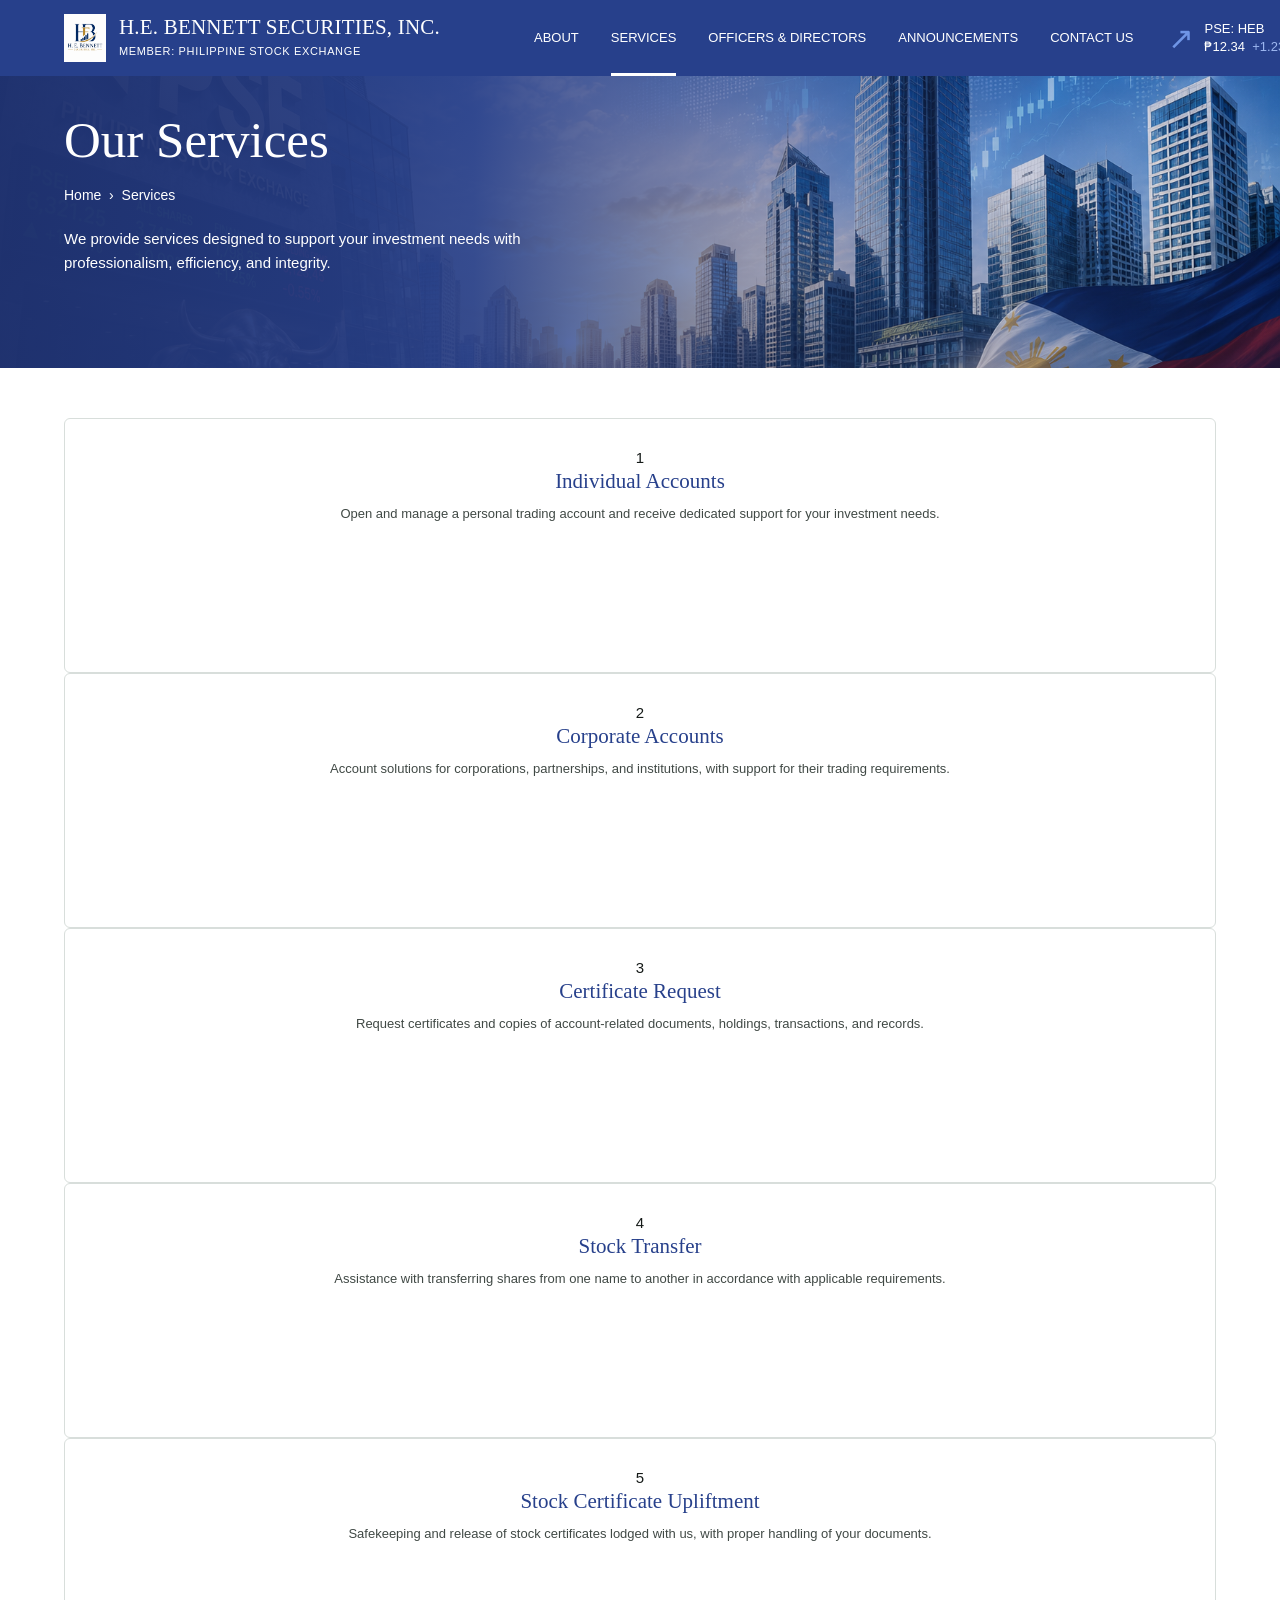
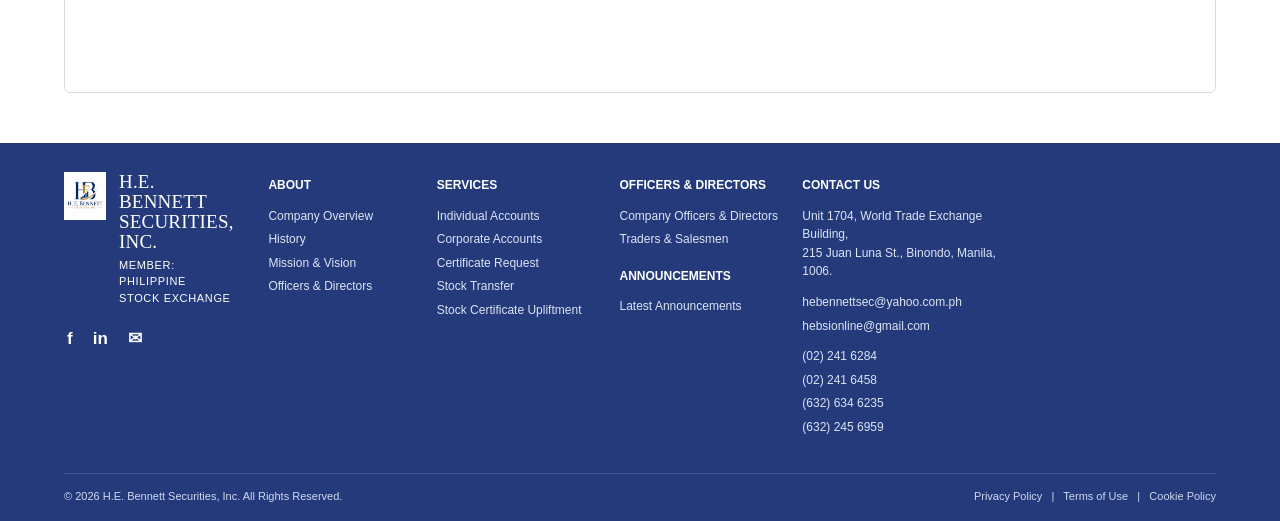
<file: services.html>
<!DOCTYPE html>
<html lang="en">
<head>
<meta charset="UTF-8">
<meta name="viewport" content="width=device-width, initial-scale=1.0">
<title>Services | H.E. Bennett Securities, Inc.</title>
<link rel="stylesheet" href="style.css">
</head>
<body>

<header class="site-header">
  <div class="container navbar">
    <a class="brand" href="index.html">
      <div class="brand-mark"><img src="images/company_logo.png" alt=""></div>
      <div><div class="brand-title">H.E. BENNETT SECURITIES, INC.</div><div class="brand-sub">MEMBER: PHILIPPINE STOCK EXCHANGE</div></div>
    </a>
    <button class="menu-button" aria-label="Open menu">MENU</button>
    <nav class="nav"><a class="" href="index.html">ABOUT</a><a class="active" href="services.html">SERVICES</a><a class="" href="officers.html">OFFICERS & DIRECTORS</a><a class="" href="announcements.html">ANNOUNCEMENTS</a><a class="" href="contact.html">CONTACT US</a></nav>
    <div class="market"><span class="market-arrow">↗</span><span>PSE: HEB<br>₱12.34&nbsp; <span class="market-change">+1.23%</span></span></div>
  </div>
</header>

<section class="hero"><div class="container hero-content"><h1>Our Services</h1><div class="breadcrumb">Home &nbsp;›&nbsp; Services</div><p>We provide services designed to support your investment needs with professionalism, efficiency, and integrity.</p></div></section>
<main><section class="section"><div class="container"><div class="grid-5"><div class="card service-card"><div class="icon">1</div><h3>Individual Accounts</h3><p>Open and manage a personal trading account and receive dedicated support for your investment needs.</p></div><div class="card service-card"><div class="icon">2</div><h3>Corporate Accounts</h3><p>Account solutions for corporations, partnerships, and institutions, with support for their trading requirements.</p></div><div class="card service-card"><div class="icon">3</div><h3>Certificate Request</h3><p>Request certificates and copies of account-related documents, holdings, transactions, and records.</p></div><div class="card service-card"><div class="icon">4</div><h3>Stock Transfer</h3><p>Assistance with transferring shares from one name to another in accordance with applicable requirements.</p></div><div class="card service-card"><div class="icon">5</div><h3>Stock Certificate Upliftment</h3><p>Safekeeping and release of stock certificates lodged with us, with proper handling of your documents.</p></div></div></div></section></main>

<footer class="site-footer">
  <div class="container">
    <div class="footer-grid">
      <div class="footer-brand">
        <div class="brand">
          <div class="brand-mark"><img src="images/company_logo.png" alt=""></div>
          <div><div class="brand-title">H.E. BENNETT<br>SECURITIES, INC.</div><div class="brand-sub">MEMBER: PHILIPPINE<br>STOCK EXCHANGE</div></div>
        </div>
        <div class="social"><a href="#">f</a><a href="#">in</a><a href="mailto:hebennettsec@yahoo.com.ph">✉</a></div>
      </div>
      <div class="footer">
        <div class="footer-title">ABOUT</div>
        <a href="index.html">Company Overview</a><a href="index.html#history">History</a><a href="index.html#mission">Mission & Vision</a><a href="officers.html">Officers & Directors</a>
      </div>
      <div class="footer">
        <div class="footer-title">SERVICES</div>
        <a href="services.html">Individual Accounts</a><a href="services.html">Corporate Accounts</a><a href="services.html">Certificate Request</a><a href="services.html">Stock Transfer</a><a href="services.html">Stock Certificate Upliftment</a>
      </div>
      <div class="footer">
        <div class="footer-title">OFFICERS & DIRECTORS</div>
        <a href="officers.html">Company Officers & Directors</a><a href="officers.html#traders">Traders & Salesmen</a>
        <div class="footer-title" style="margin-top:18px">ANNOUNCEMENTS</div><a href="announcements.html">Latest Announcements</a>
      </div>
      <div class="footer">
        <div class="footer-title">CONTACT US</div>
        <p>Unit 1704, World Trade Exchange Building,<br>215 Juan Luna St., Binondo, Manila, 1006.</p>
        <p><a href="mailto:hebennettsec@yahoo.com.ph">hebennettsec@yahoo.com.ph</a><a href="mailto:hebsionline@gmail.com">hebsionline@gmail.com</a></p>
        <p><a href="tel:+6322416284">(02) 241 6284</a><a href="tel:+6322416458">(02) 241 6458</a><a href="tel:+6326346235">(632) 634 6235</a><a href="tel:+6322456959">(632) 245 6959</a></p>
      </div>
    </div>
    <div class="footer-bottom"><span>© 2026 H.E. Bennett Securities, Inc. All Rights Reserved.</span><span>Privacy Policy &nbsp; | &nbsp; Terms of Use &nbsp; | &nbsp; Cookie Policy</span></div>
  </div>
</footer>
<script src="script.js"></script>
</body>
</html>
</file>
<file: style.css>
:root{
  --green:#27408B;
  --green-2:#3156A6;
  --green-3:#4169E1;
  --accent:#6F95E6;
  --text:#151a18;
  --muted:#66716c;
  --line:#d8dedb;
  --soft:#f2f5f3;
  --white:#fff;
  --serif:Georgia,"Times New Roman",serif;
  --sans:Arial,Helvetica,sans-serif;
}
*{box-sizing:border-box}
html{scroll-behavior:smooth}
body{margin:0;background:#fff;color:var(--text);font-family:var(--sans);font-size:15px;line-height:1.55}
a{color:inherit}
.container{width:min(1360px,90%);margin:0 auto}

/* HEADER */
.site-header{height:76px;background:var(--green);color:#fff}
.navbar{height:76px;display:flex;align-items:center}
.brand{display:flex;align-items:center;gap:13px;text-decoration:none;min-width:470px}
.brand-mark{width:42px;height:48px;display:flex;align-items:center;justify-content:center;font-family:var(--serif);font-size:43px;font-weight:bold;line-height:1;color:#fff}
.brand-title{font-family:var(--serif);font-size:21px;line-height:1.05;letter-spacing:.2px}
.brand-sub{font-size:11px;letter-spacing:.65px;margin-top:5px}
.nav{display:flex;align-items:center;gap:32px;margin-left:auto;height:100%}
.nav a{text-decoration:none;font-size:13px;font-weight:500;height:100%;display:flex;align-items:center;border-bottom:3px solid transparent;padding-top:3px;white-space:nowrap}
.nav a:hover,.nav a.active{border-bottom-color:#fff}
.market{display:flex;align-items:center;gap:10px;margin-left:35px;font-size:13px;line-height:1.35;white-space:nowrap}
.market-arrow{font-size:31px;color:#6F95E6;line-height:1}
.market-change{color:#9DB7F0}
.menu-button{display:none;background:none;border:1px solid rgba(255,255,255,.45);color:#fff;padding:8px 12px}

/* PAGE HERO */
.hero{position:relative;height:292px;color:#fff;overflow:hidden;background:var(--green)}
.hero:before{content:"";position:absolute;inset:0;background:linear-gradient(90deg,rgba(31,50,112,.98) 0%,rgba(39,64,139,.93) 37%,rgba(39,64,139,.38) 63%,rgba(39,64,139,.05) 100%),url("images/banner_image.png") center/cover no-repeat}
.hero-content{position:relative;padding-top:37px}
.hero h1{font-family:var(--serif);font-size:51px;line-height:1.08;font-weight:normal;margin:0 0 17px}
.breadcrumb{font-size:14px}
.hero p{max-width:560px;margin:20px 0 0;font-size:15px;line-height:1.6}

/* CONTENT */
main{background:#fff}
.section{padding:50px 0}
.about-main{padding-top:51px;padding-bottom:23px}
.about-lead{font-family:var(--serif);font-size:25px;line-height:1.48;color:var(--green);font-weight:bold;max-width:1110px;margin:0 0 27px;padding-bottom:28px;border-bottom:1px solid var(--line)}
.about-copy{max-width:1060px;font-size:15px;line-height:1.62;margin:0 0 36px}
.section-title{font-family:var(--serif);font-size:29px;line-height:1.2;color:var(--green);font-weight:normal;margin:0 0 10px}
.section-intro{max-width:790px;margin:0 0 25px}
.history-row{display:grid;grid-template-columns:65px 1fr;gap:20px;max-width:1090px;align-items:start;margin:8px 0 31px}
.round-icon{width:58px;height:58px;border-radius:50%;background:var(--green);color:#fff;display:flex;align-items:center;justify-content:center;font-size:28px}
.history-row p{margin:0 0 18px}
.mission-vision{border-top:1px solid var(--line);padding-top:29px;margin-top:12px;display:grid;grid-template-columns:1fr 1fr;gap:28px}
.info-card{background:#F3F6FC;border:1px solid #D5DDF0;border-radius:7px;padding:22px 25px;display:grid;grid-template-columns:68px 1fr;gap:20px;min-height:220px}
.info-card .round-icon{width:62px;height:62px;font-size:27px}
.info-card h3{font-family:var(--serif);font-size:27px;color:var(--green);font-weight:normal;margin:0 0 8px}
.info-card p{margin:0;line-height:1.55}

/* SERVICES */
.service-intro{font-family:var(--serif);font-size:24px;color:var(--green);max-width:980px;margin:0 0 35px}
.service-grid{display:grid;grid-template-columns:repeat(5,1fr);gap:18px}
.service-card{background:#fff;border:1px solid var(--line);border-radius:6px;padding:27px 20px;min-height:255px;text-align:center}
.service-icon{width:62px;height:62px;border-radius:50%;margin:0 auto 17px;background:var(--green);color:#fff;display:flex;align-items:center;justify-content:center;font-family:var(--serif);font-size:25px}
.service-card h3{font-family:var(--serif);font-size:21px;line-height:1.2;color:var(--green);font-weight:normal;margin:0 0 10px}
.service-card p{font-size:13px;line-height:1.55;margin:0;color:#404945}

/* OFFICERS */
.tabs{display:flex;gap:0;border-bottom:1px solid var(--line);margin-bottom:14px}
.tab{padding:0 22px 13px;text-decoration:none;font-size:13px;color:#777;font-weight:bold;border-bottom:3px solid transparent;margin-bottom:-1px}
.tab:first-child{padding-left:9px}
.tab.active{color:var(--green);border-bottom-color:var(--green)}
.profile-grid{display:grid;grid-template-columns:repeat(4,1fr);gap:20px}
.profile{border:1px solid var(--line);border-radius:6px;overflow:hidden;background:#fff;text-align:center}
.profile img,.portrait-placeholder{display:block;width:150px;height:150px;object-fit:contain;background:#EEF2FA;margin:0 auto}
.profile-body{padding:12px 15px 15px}
.profile h3{font-family:var(--serif);font-size:17px;line-height:1.2;color:var(--green);margin:0 0 7px}
.role{font-size:11px;line-height:1.35;font-weight:bold;min-height:29px}
.profile-rule{height:2px;width:34px;background:var(--accent);margin:11px auto 11px}
.profile p{text-align:left;font-size:12.5px;line-height:1.55;margin:0}
.section-divider{margin-top:52px;padding-top:27px;border-top:1px solid var(--line)}

/* ANNOUNCEMENTS */
.announcement-list{max-width:1050px}
.announcement{display:grid;grid-template-columns:125px 1fr 90px;gap:20px;align-items:center;padding:20px 0;border-bottom:1px solid var(--line)}
.announcement-date{font-size:12px;color:var(--green);font-weight:bold}
.announcement h3{font-family:var(--serif);font-size:21px;color:var(--green);font-weight:normal;margin:3px 0 3px}
.announcement p{margin:0;font-size:13px;color:#5a6560}
.badge{font-size:10px;font-weight:bold;color:var(--green);background:#E8EDFA;padding:4px 8px;border-radius:12px}
.button{display:inline-block;text-decoration:none;background:var(--green);color:#fff;border-radius:3px;padding:9px 15px;font-size:11px;font-weight:bold;text-align:center}

/* CONTACT */
.contact-grid{display:grid;grid-template-columns:1fr .72fr;gap:55px}
.contact-item{display:grid;grid-template-columns:50px 1fr;gap:17px;padding:16px 0;border-bottom:1px solid var(--line)}
.contact-icon{width:44px;height:44px;border-radius:50%;background:var(--green);color:#fff;display:flex;align-items:center;justify-content:center;font-size:20px}
.contact-item h3{font-family:var(--serif);font-size:21px;color:var(--green);font-weight:normal;margin:0 0 4px}
.contact-item p{margin:0;line-height:1.6}
.map-box{background:#F3F6FC;border:1px solid var(--line);border-radius:7px;padding:24px}
.map-art{height:285px;border:1px solid #D5DDF0;background:repeating-linear-gradient(0deg,#EEF2FA 0 26px,#DCE4F5 27px 29px),repeating-linear-gradient(90deg,transparent 0 44px,rgba(70,95,155,.18) 45px 47px);display:flex;align-items:center;justify-content:center;color:var(--green);font-size:55px}

/* FOOTER */
.site-footer{background:#243A7A;color:#fff;padding:29px 0 16px}
.footer-grid{display:grid;grid-template-columns:1.25fr 1fr 1.1fr 1.1fr 1.45fr 1.25fr;gap:24px}
.footer-brand .brand{min-width:0;align-items:flex-start}
.footer-brand .brand-title{font-size:19px}
.footer-brand .brand-sub{line-height:1.5}
.footer-title{font-size:12px;font-weight:bold;margin:4px 0 12px}
.footer a{display:block;text-decoration:none;color:#DCE4F5;font-size:12px;margin:5px 0}
.footer a:hover{color:#fff}
.footer p{font-size:12px;line-height:1.55;color:#DCE4F5;margin:5px 0 12px}
.social{display:flex;gap:20px;margin:20px 0 0 3px}
.social a{font-size:17px;font-weight:bold;text-decoration:none}
.footer-bottom{border-top:1px solid rgba(255,255,255,.16);margin-top:24px;padding-top:14px;display:flex;justify-content:space-between;color:#CFD9EF;font-size:11px}

@media(max-width:1200px){
 .brand{min-width:390px}.nav{gap:20px}.market{margin-left:18px}.service-grid{grid-template-columns:repeat(3,1fr)}.footer-grid{grid-template-columns:repeat(3,1fr)}
}
@media(max-width:900px){
 .site-header,.navbar{height:auto}.navbar{min-height:76px;flex-wrap:wrap;padding:10px 0}.brand{flex:1;min-width:0}.menu-button{display:block}.market{margin-left:15px}.nav{display:none;width:100%;height:auto;flex-direction:column;align-items:stretch;gap:0;order:5}.nav.open{display:flex}.nav a{height:auto;padding:10px 0;border-bottom:1px solid rgba(255,255,255,.15)}
 .hero{height:auto;min-height:285px}.hero-content{padding:38px 0 48px}.profile-grid{grid-template-columns:repeat(2,1fr)}.service-grid{grid-template-columns:repeat(2,1fr)}.contact-grid{grid-template-columns:1fr}.mission-vision{grid-template-columns:1fr}.footer-grid{grid-template-columns:repeat(2,1fr)}
}
@media(max-width:600px){
 .container{width:90%}.brand-title{font-size:17px}.brand-sub{font-size:9px}.market{display:none}.brand-mark{font-size:37px;width:35px}.hero h1{font-size:42px}.hero p{font-size:14px}.about-lead{font-size:21px}.history-row{grid-template-columns:1fr}.profile-grid,.service-grid,.footer-grid{grid-template-columns:1fr}.announcement{grid-template-columns:1fr;gap:8px}.footer-bottom{display:block}.footer-bottom span{display:block;margin-bottom:7px}
}
.brand-mark img{width:42px;height:48px;display:block}
.footer-brand .brand-mark img{width:42px;height:48px}


/* Independent Director photo placeholders — replace with actual photos when available. */
.profile-placeholder {
  height: 205px;
  background: linear-gradient(135deg,#E8EDFA,#CBD5EC);
  display: flex;
  align-items: center;
  justify-content: center;
  font-family: Georgia, serif;
  font-size: 42px;
  color: #27408B;
  font-weight: bold;
}
</file>
